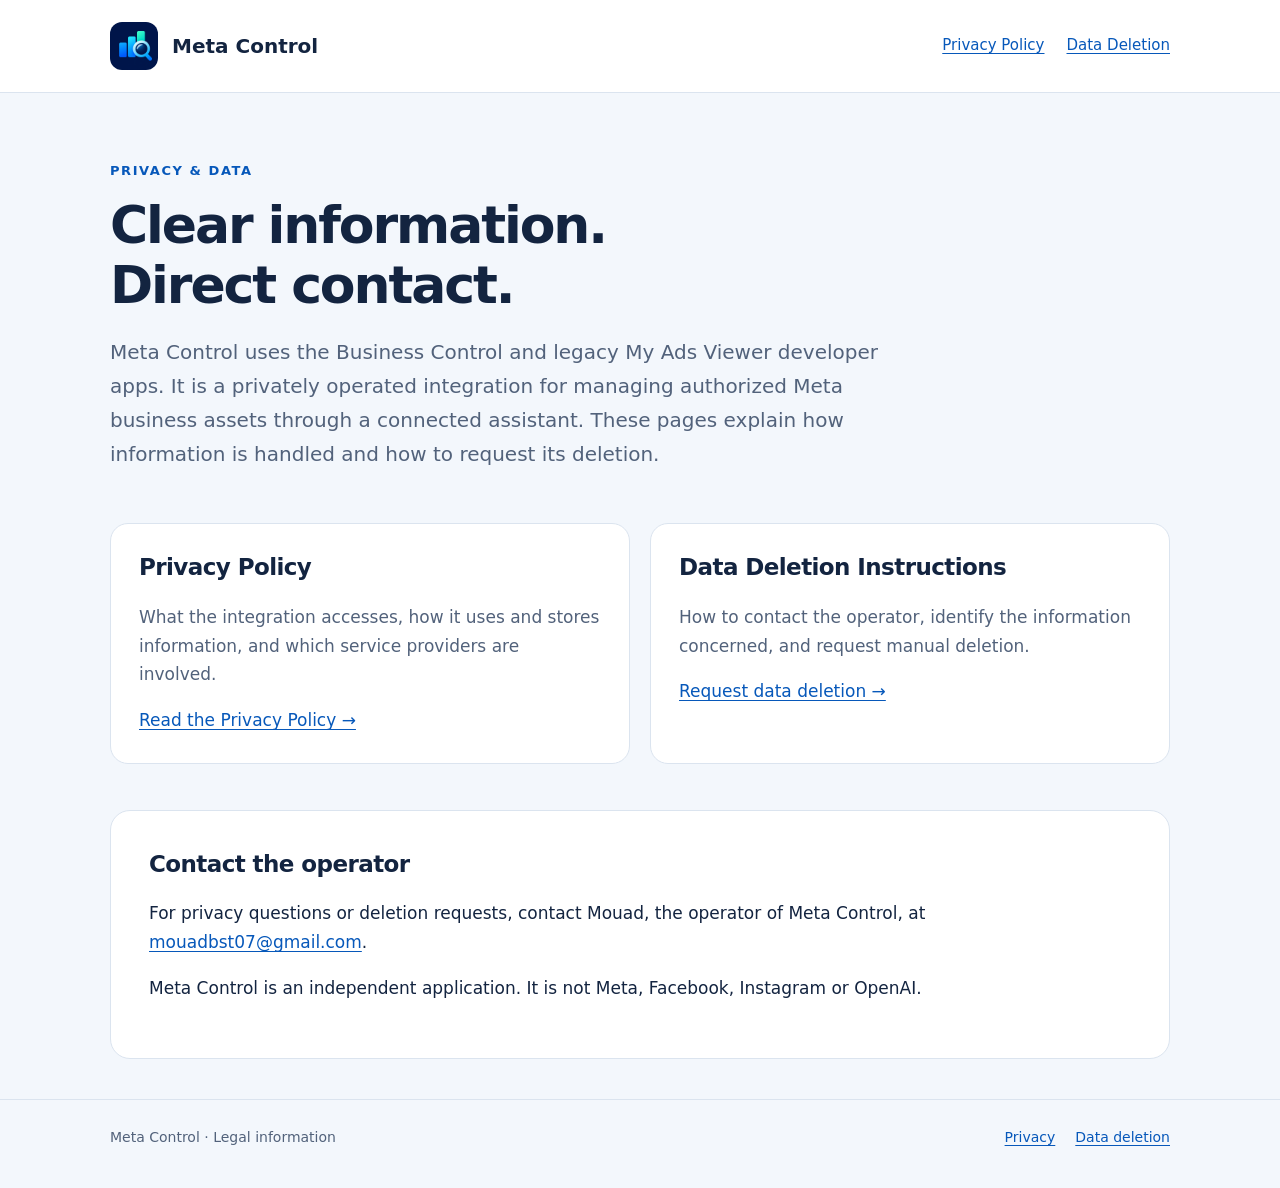
<file: docs/index.html>
<!doctype html><html lang="en"><head><meta charset="utf-8"><meta name="viewport" content="width=device-width,initial-scale=1"><title>Meta Control — Privacy &amp; Data</title><meta name="description" content="Privacy and data-deletion information for Meta Control, a privately operated Meta business-management integration."><link rel="stylesheet" href="assets/site.css"><link rel="icon" type="image/png" href="assets/my-ads-viewer-icon-1024.png"></head><body><a class="skip" href="#main">Skip to content</a><header><div class="wrap top"><a class="brand" href="./"><img src="assets/my-ads-viewer-icon-1024.png" alt="" width="48" height="48">Meta Control</a><nav aria-label="Main navigation"><a href="privacy/">Privacy Policy</a><a href="data-deletion/">Data Deletion</a></nav></div></header><main id="main" class="wrap"><div class="hero"><span class="eyebrow">Privacy &amp; data</span><h1>Clear information.<br>Direct contact.</h1><p class="intro">Meta Control uses the Business Control and legacy My Ads Viewer developer apps. It is a privately operated integration for managing authorized Meta business assets through a connected assistant. These pages explain how information is handled and how to request its deletion.</p></div><div class="cards"><article class="card"><h2>Privacy Policy</h2><p>What the integration accesses, how it uses and stores information, and which service providers are involved.</p><a href="privacy/">Read the Privacy Policy →</a></article><article class="card"><h2>Data Deletion Instructions</h2><p>How to contact the operator, identify the information concerned, and request manual deletion.</p><a href="data-deletion/">Request data deletion →</a></article></div><div class="content"><h2>Contact the operator</h2><p>For privacy questions or deletion requests, contact Mouad, the operator of Meta Control, at <a href="mailto:mouadbst07@gmail.com">mouadbst07@gmail.com</a>.</p><p>Meta Control is an independent application. It is not Meta, Facebook, Instagram or OpenAI.</p></div></main><footer><div class="wrap foot"><span>Meta Control · Legal information</span><nav aria-label="Footer"><a href="privacy/">Privacy</a><a href="data-deletion/">Data deletion</a></nav></div></footer></body></html>
</file>
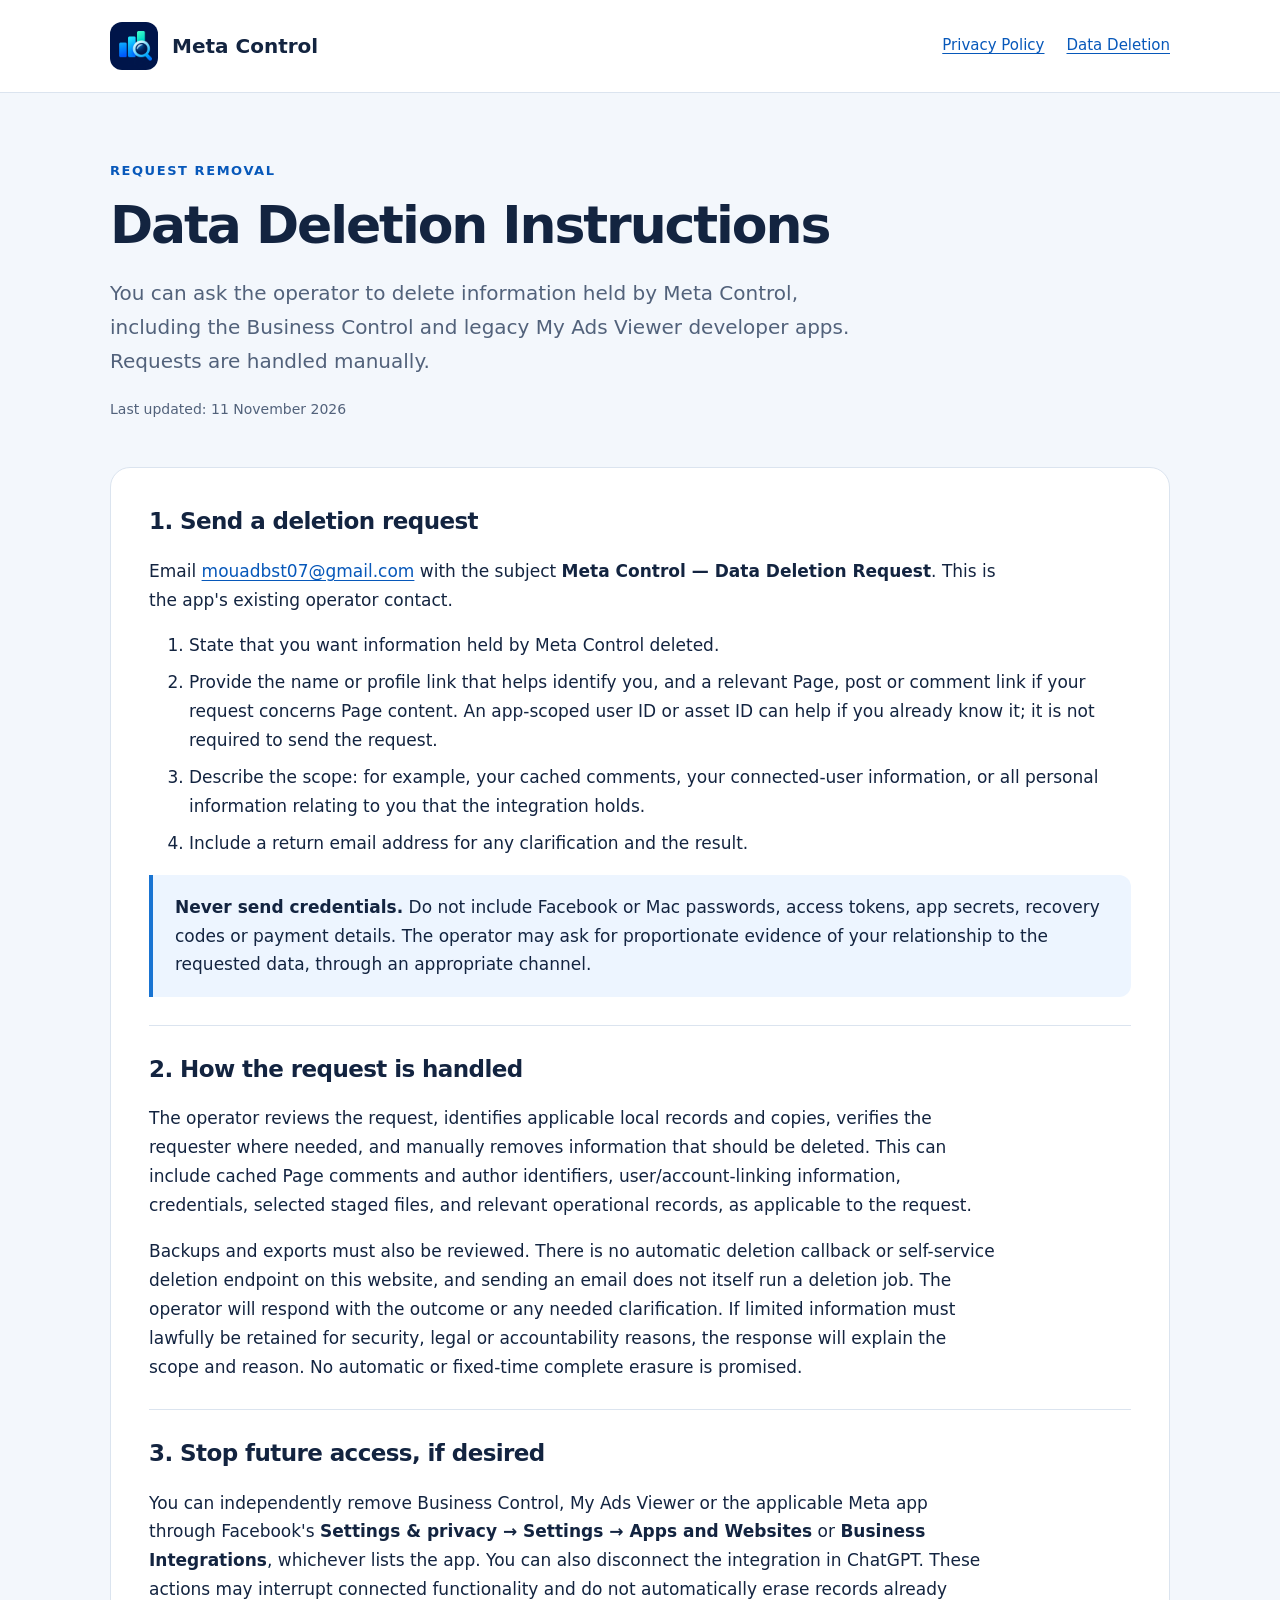
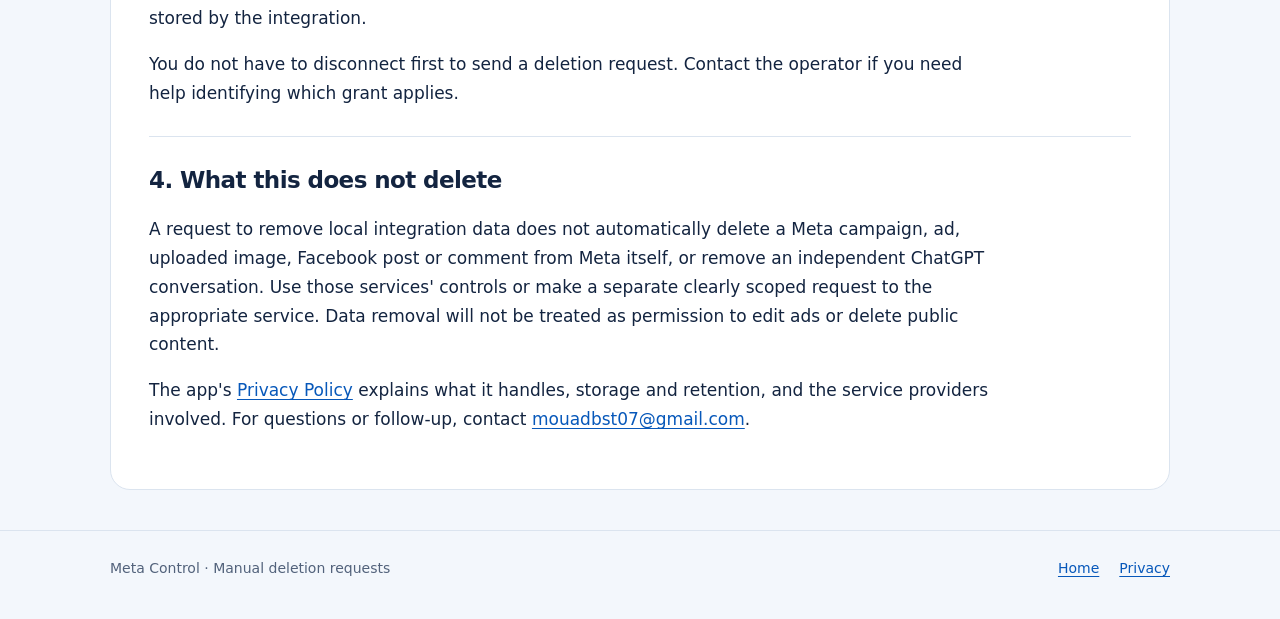
<file: docs/data-deletion/index.html>
<!doctype html><html lang="en"><head><meta charset="utf-8"><meta name="viewport" content="width=device-width,initial-scale=1"><title>Data Deletion Instructions — Meta Control</title><meta name="description" content="Request manual deletion of information held by the Meta Control integration. Contact details and the steps to identify your request."><link rel="stylesheet" href="../assets/site.css"><link rel="icon" type="image/png" href="../assets/my-ads-viewer-icon-1024.png"></head><body><a class="skip" href="#main">Skip to content</a><header><div class="wrap top"><a class="brand" href="../"><img src="../assets/my-ads-viewer-icon-1024.png" alt="" width="48" height="48">Meta Control</a><nav aria-label="Main navigation"><a href="../privacy/">Privacy Policy</a><a href="./" aria-current="page">Data Deletion</a></nav></div></header><main id="main" class="wrap"><div class="hero"><span class="eyebrow">Request removal</span><h1>Data Deletion Instructions</h1><p class="intro">You can ask the operator to delete information held by Meta Control, including the Business Control and legacy My Ads Viewer developer apps. Requests are handled manually.</p><p class="date">Last updated: 11 November 2026</p></div><article class="content"><section><h2>1. Send a deletion request</h2><p>Email <a href="mailto:mouadbst07@gmail.com?subject=Meta%20Control%20-%20Data%20Deletion%20Request">mouadbst07@gmail.com</a> with the subject <strong>Meta Control — Data Deletion Request</strong>. This is the app's existing operator contact.</p><ol><li>State that you want information held by Meta Control deleted.</li><li>Provide the name or profile link that helps identify you, and a relevant Page, post or comment link if your request concerns Page content. An app-scoped user ID or asset ID can help if you already know it; it is not required to send the request.</li><li>Describe the scope: for example, your cached comments, your connected-user information, or all personal information relating to you that the integration holds.</li><li>Include a return email address for any clarification and the result.</li></ol><div class="note"><strong>Never send credentials.</strong> Do not include Facebook or Mac passwords, access tokens, app secrets, recovery codes or payment details. The operator may ask for proportionate evidence of your relationship to the requested data, through an appropriate channel.</div></section><section><h2>2. How the request is handled</h2><p>The operator reviews the request, identifies applicable local records and copies, verifies the requester where needed, and manually removes information that should be deleted. This can include cached Page comments and author identifiers, user/account-linking information, credentials, selected staged files, and relevant operational records, as applicable to the request.</p><p>Backups and exports must also be reviewed. There is no automatic deletion callback or self-service deletion endpoint on this website, and sending an email does not itself run a deletion job. The operator will respond with the outcome or any needed clarification. If limited information must lawfully be retained for security, legal or accountability reasons, the response will explain the scope and reason. No automatic or fixed-time complete erasure is promised.</p></section><section><h2>3. Stop future access, if desired</h2><p>You can independently remove Business Control, My Ads Viewer or the applicable Meta app through Facebook's <strong>Settings &amp; privacy → Settings → Apps and Websites</strong> or <strong>Business Integrations</strong>, whichever lists the app. You can also disconnect the integration in ChatGPT. These actions may interrupt connected functionality and do not automatically erase records already stored by the integration.</p><p>You do not have to disconnect first to send a deletion request. Contact the operator if you need help identifying which grant applies.</p></section><section><h2>4. What this does not delete</h2><p>A request to remove local integration data does not automatically delete a Meta campaign, ad, uploaded image, Facebook post or comment from Meta itself, or remove an independent ChatGPT conversation. Use those services' controls or make a separate clearly scoped request to the appropriate service. Data removal will not be treated as permission to edit ads or delete public content.</p><p>The app's <a href="../privacy/">Privacy Policy</a> explains what it handles, storage and retention, and the service providers involved. For questions or follow-up, contact <a href="mailto:mouadbst07@gmail.com">mouadbst07@gmail.com</a>.</p></section></article></main><footer><div class="wrap foot"><span>Meta Control · Manual deletion requests</span><nav aria-label="Footer"><a href="../">Home</a><a href="../privacy/">Privacy</a></nav></div></footer></body></html>
</file>
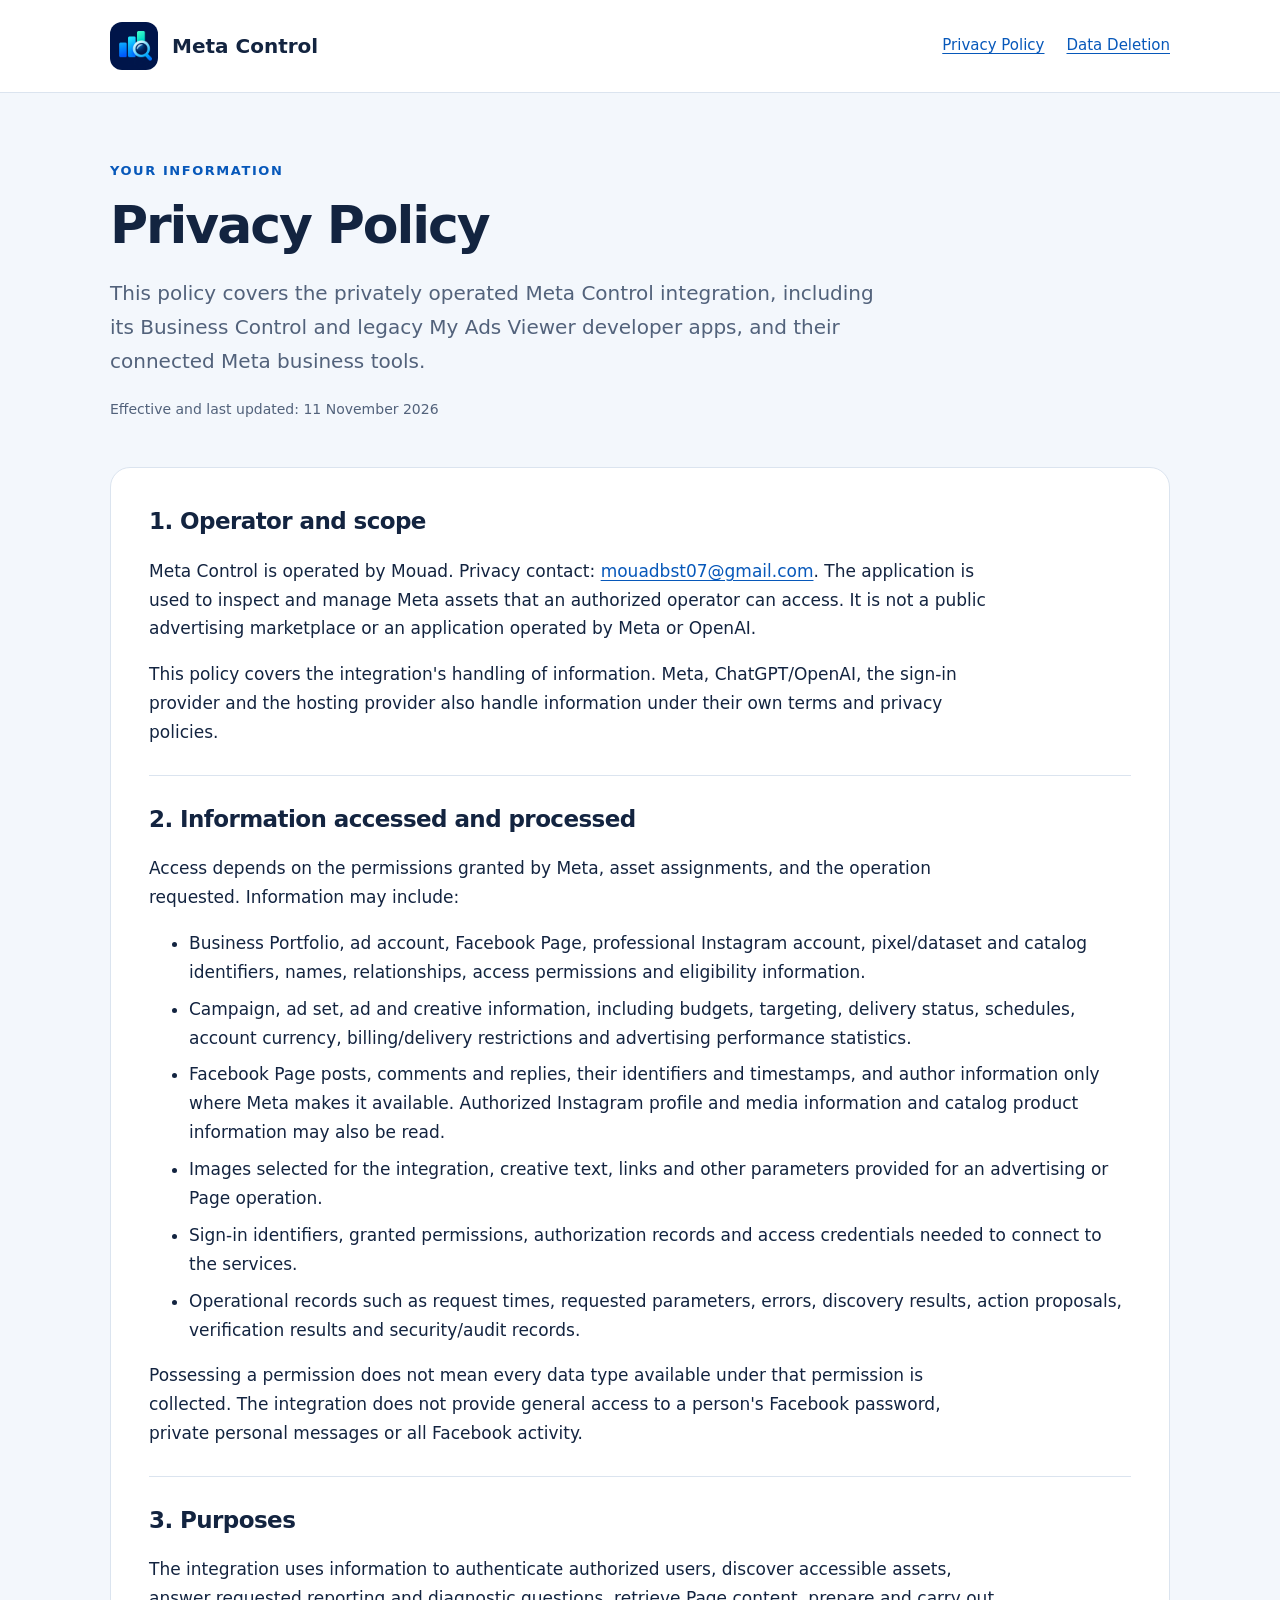
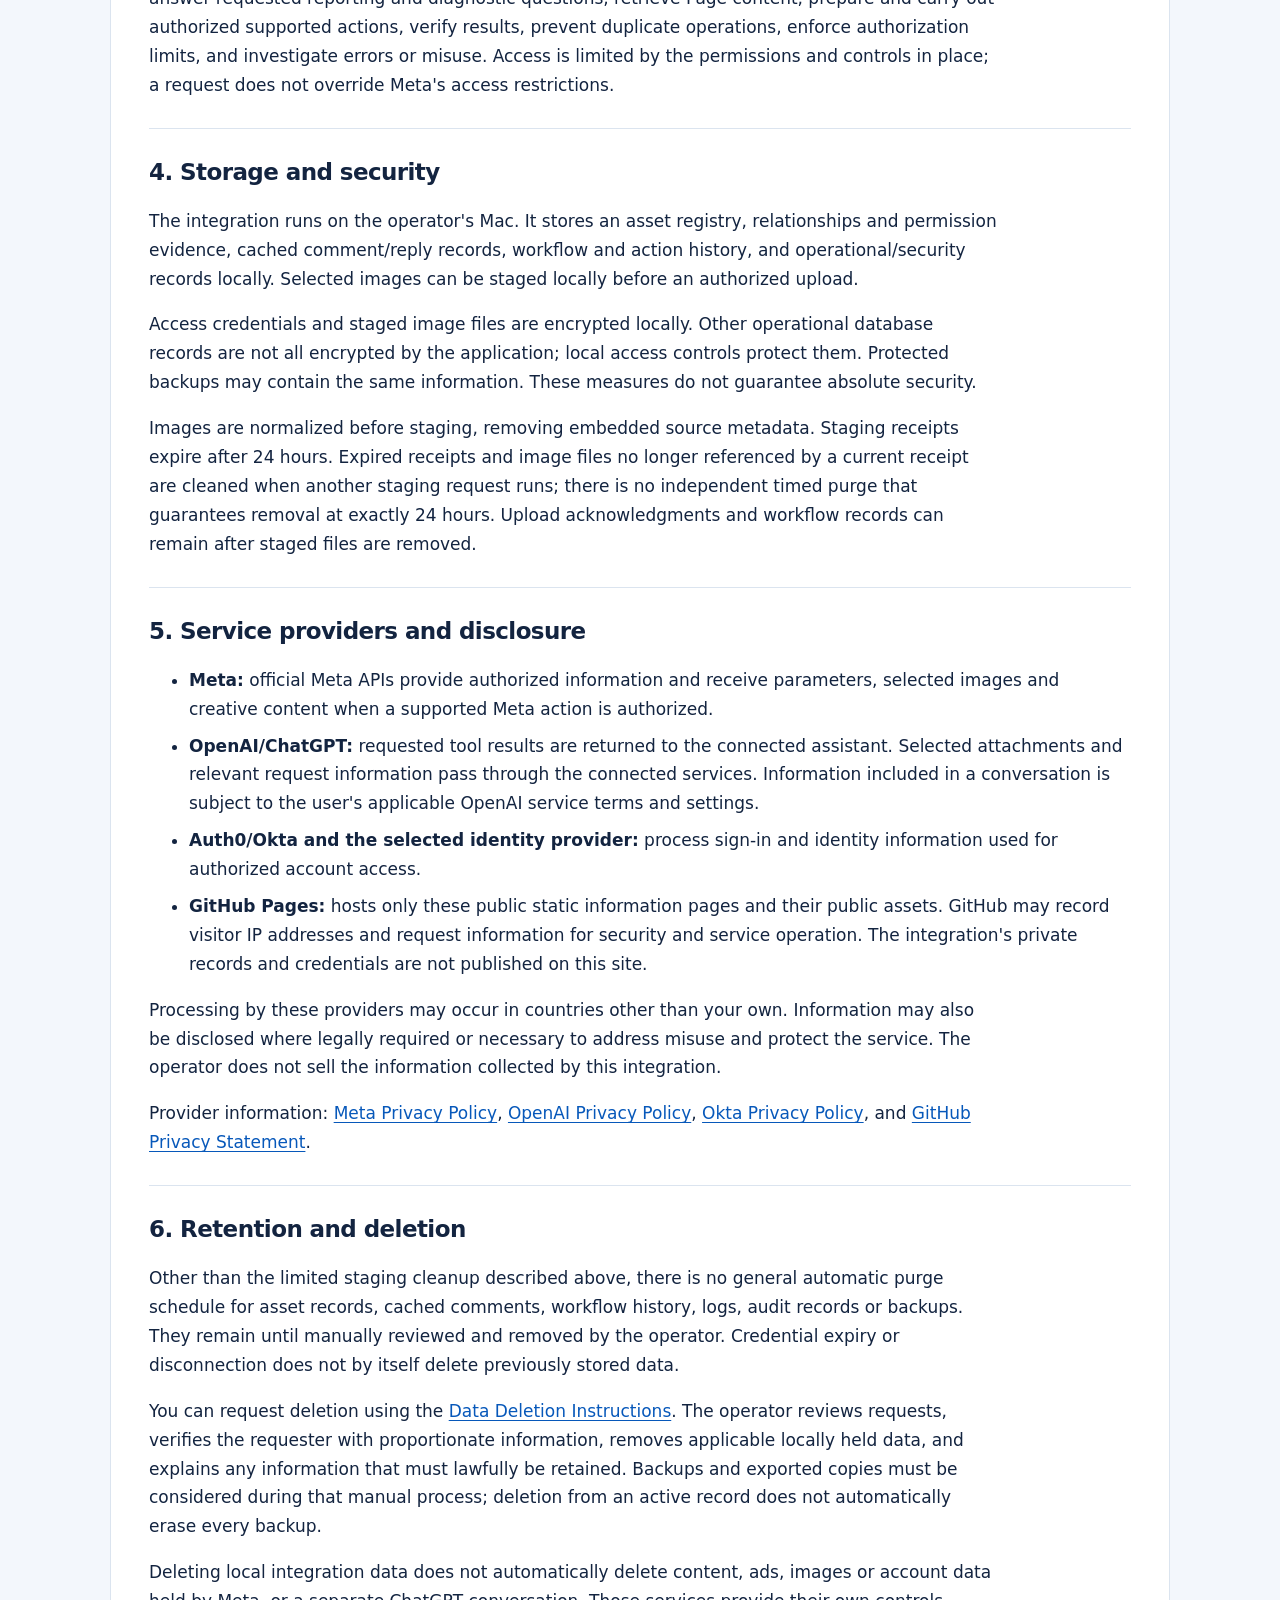
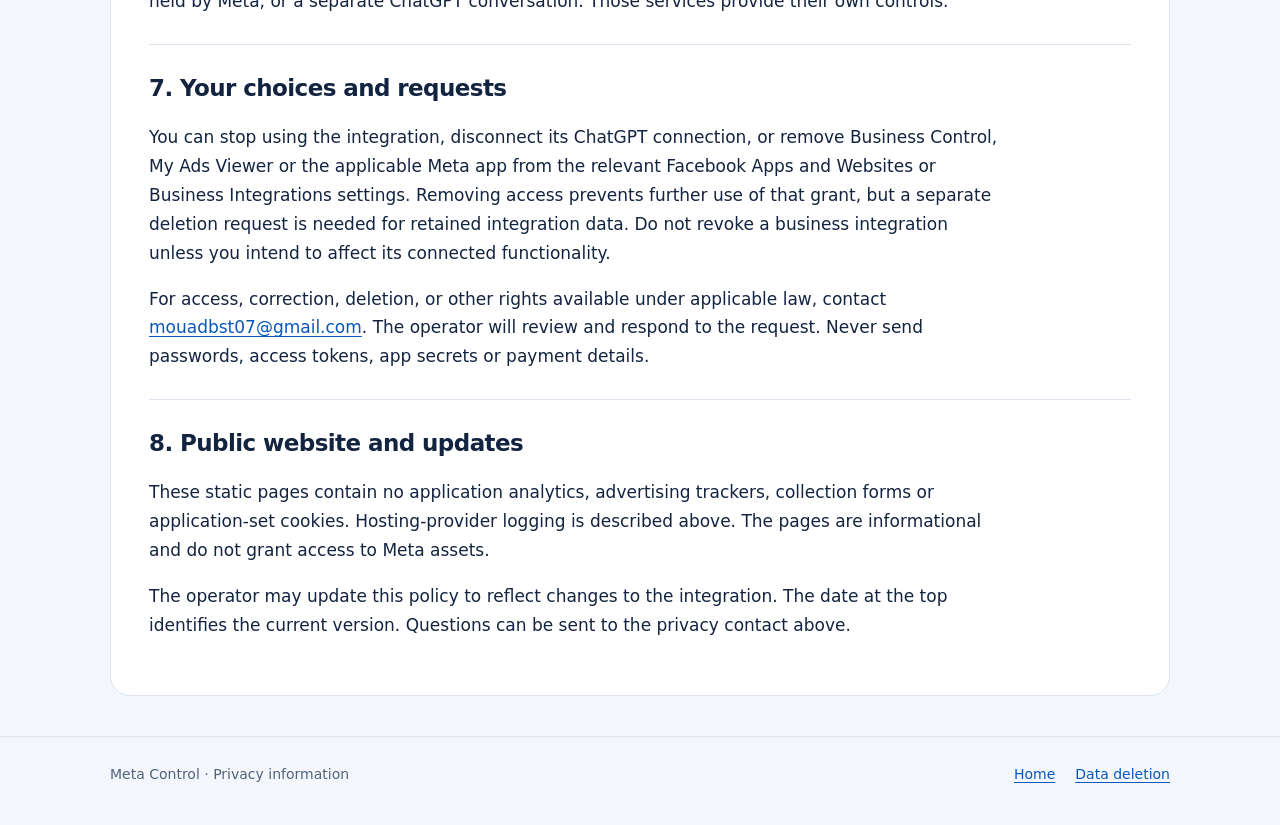
<file: docs/privacy/index.html>
<!doctype html><html lang="en"><head><meta charset="utf-8"><meta name="viewport" content="width=device-width,initial-scale=1"><title>Privacy Policy — Meta Control</title><meta name="description" content="How Meta Control accesses, uses, stores and shares authorized Meta data, and how to contact its operator."><link rel="stylesheet" href="../assets/site.css"><link rel="icon" type="image/png" href="../assets/my-ads-viewer-icon-1024.png"></head><body><a class="skip" href="#main">Skip to content</a><header><div class="wrap top"><a class="brand" href="../"><img src="../assets/my-ads-viewer-icon-1024.png" alt="" width="48" height="48">Meta Control</a><nav aria-label="Main navigation"><a href="./" aria-current="page">Privacy Policy</a><a href="../data-deletion/">Data Deletion</a></nav></div></header><main id="main" class="wrap"><div class="hero"><span class="eyebrow">Your information</span><h1>Privacy Policy</h1><p class="intro">This policy covers the privately operated Meta Control integration, including its Business Control and legacy My Ads Viewer developer apps, and their connected Meta business tools.</p><p class="date">Effective and last updated: 11 November 2026</p></div><article class="content"><section><h2>1. Operator and scope</h2><p>Meta Control is operated by Mouad. Privacy contact: <a href="mailto:mouadbst07@gmail.com">mouadbst07@gmail.com</a>. The application is used to inspect and manage Meta assets that an authorized operator can access. It is not a public advertising marketplace or an application operated by Meta or OpenAI.</p><p>This policy covers the integration's handling of information. Meta, ChatGPT/OpenAI, the sign-in provider and the hosting provider also handle information under their own terms and privacy policies.</p></section><section><h2>2. Information accessed and processed</h2><p>Access depends on the permissions granted by Meta, asset assignments, and the operation requested. Information may include:</p><ul><li>Business Portfolio, ad account, Facebook Page, professional Instagram account, pixel/dataset and catalog identifiers, names, relationships, access permissions and eligibility information.</li><li>Campaign, ad set, ad and creative information, including budgets, targeting, delivery status, schedules, account currency, billing/delivery restrictions and advertising performance statistics.</li><li>Facebook Page posts, comments and replies, their identifiers and timestamps, and author information only where Meta makes it available. Authorized Instagram profile and media information and catalog product information may also be read.</li><li>Images selected for the integration, creative text, links and other parameters provided for an advertising or Page operation.</li><li>Sign-in identifiers, granted permissions, authorization records and access credentials needed to connect to the services.</li><li>Operational records such as request times, requested parameters, errors, discovery results, action proposals, verification results and security/audit records.</li></ul><p>Possessing a permission does not mean every data type available under that permission is collected. The integration does not provide general access to a person's Facebook password, private personal messages or all Facebook activity.</p></section><section><h2>3. Purposes</h2><p>The integration uses information to authenticate authorized users, discover accessible assets, answer requested reporting and diagnostic questions, retrieve Page content, prepare and carry out authorized supported actions, verify results, prevent duplicate operations, enforce authorization limits, and investigate errors or misuse. Access is limited by the permissions and controls in place; a request does not override Meta's access restrictions.</p></section><section><h2>4. Storage and security</h2><p>The integration runs on the operator's Mac. It stores an asset registry, relationships and permission evidence, cached comment/reply records, workflow and action history, and operational/security records locally. Selected images can be staged locally before an authorized upload.</p><p>Access credentials and staged image files are encrypted locally. Other operational database records are not all encrypted by the application; local access controls protect them. Protected backups may contain the same information. These measures do not guarantee absolute security.</p><p>Images are normalized before staging, removing embedded source metadata. Staging receipts expire after 24 hours. Expired receipts and image files no longer referenced by a current receipt are cleaned when another staging request runs; there is no independent timed purge that guarantees removal at exactly 24 hours. Upload acknowledgments and workflow records can remain after staged files are removed.</p></section><section><h2>5. Service providers and disclosure</h2><ul><li><strong>Meta:</strong> official Meta APIs provide authorized information and receive parameters, selected images and creative content when a supported Meta action is authorized.</li><li><strong>OpenAI/ChatGPT:</strong> requested tool results are returned to the connected assistant. Selected attachments and relevant request information pass through the connected services. Information included in a conversation is subject to the user's applicable OpenAI service terms and settings.</li><li><strong>Auth0/Okta and the selected identity provider:</strong> process sign-in and identity information used for authorized account access.</li><li><strong>GitHub Pages:</strong> hosts only these public static information pages and their public assets. GitHub may record visitor IP addresses and request information for security and service operation. The integration's private records and credentials are not published on this site.</li></ul><p>Processing by these providers may occur in countries other than your own. Information may also be disclosed where legally required or necessary to address misuse and protect the service. The operator does not sell the information collected by this integration.</p><p>Provider information: <a href="https://www.facebook.com/privacy/policy/">Meta Privacy Policy</a>, <a href="https://openai.com/policies/privacy-policy/">OpenAI Privacy Policy</a>, <a href="https://www.okta.com/privacy-policy/">Okta Privacy Policy</a>, and <a href="https://docs.github.com/en/site-policy/privacy-policies/github-general-privacy-statement">GitHub Privacy Statement</a>.</p></section><section><h2>6. Retention and deletion</h2><p>Other than the limited staging cleanup described above, there is no general automatic purge schedule for asset records, cached comments, workflow history, logs, audit records or backups. They remain until manually reviewed and removed by the operator. Credential expiry or disconnection does not by itself delete previously stored data.</p><p>You can request deletion using the <a href="../data-deletion/">Data Deletion Instructions</a>. The operator reviews requests, verifies the requester with proportionate information, removes applicable locally held data, and explains any information that must lawfully be retained. Backups and exported copies must be considered during that manual process; deletion from an active record does not automatically erase every backup.</p><p>Deleting local integration data does not automatically delete content, ads, images or account data held by Meta, or a separate ChatGPT conversation. Those services provide their own controls.</p></section><section><h2>7. Your choices and requests</h2><p>You can stop using the integration, disconnect its ChatGPT connection, or remove Business Control, My Ads Viewer or the applicable Meta app from the relevant Facebook Apps and Websites or Business Integrations settings. Removing access prevents further use of that grant, but a separate deletion request is needed for retained integration data. Do not revoke a business integration unless you intend to affect its connected functionality.</p><p>For access, correction, deletion, or other rights available under applicable law, contact <a href="mailto:mouadbst07@gmail.com">mouadbst07@gmail.com</a>. The operator will review and respond to the request. Never send passwords, access tokens, app secrets or payment details.</p></section><section><h2>8. Public website and updates</h2><p>These static pages contain no application analytics, advertising trackers, collection forms or application-set cookies. Hosting-provider logging is described above. The pages are informational and do not grant access to Meta assets.</p><p>The operator may update this policy to reflect changes to the integration. The date at the top identifies the current version. Questions can be sent to the privacy contact above.</p></section></article></main><footer><div class="wrap foot"><span>Meta Control · Privacy information</span><nav aria-label="Footer"><a href="../">Home</a><a href="../data-deletion/">Data deletion</a></nav></div></footer></body></html>
</file>
<file: docs/assets/site.css>
:root{color-scheme:light;--ink:#132440;--muted:#52627b;--line:#dbe4ef;--blue:#0758ba;--paper:#fff;--bg:#f3f7fc}*{box-sizing:border-box}html{scroll-behavior:smooth}body{margin:0;background:var(--bg);color:var(--ink);font:17px/1.7 system-ui,-apple-system,BlinkMacSystemFont,"Segoe UI",sans-serif}a{color:var(--blue);text-underline-offset:.2em}a:hover{text-decoration-thickness:2px}a:focus-visible{outline:3px solid #167aff;outline-offset:5px;border-radius:2px}.skip{position:absolute;left:1rem;top:-5rem;background:#fff;padding:.6rem}.skip:focus{top:1rem}.wrap{width:min(1060px,calc(100% - 40px));margin:auto}header{background:#fff;border-bottom:1px solid var(--line)}.top{display:flex;align-items:center;justify-content:space-between;gap:24px;padding:22px 0}.brand{display:flex;align-items:center;gap:14px;text-decoration:none;color:var(--ink);font-size:20px;font-weight:750}.brand img{width:48px;height:48px;border-radius:12px}.top nav{display:flex;gap:22px;flex-wrap:wrap;font-size:15px}.hero{padding:62px 0 32px}.eyebrow{color:var(--blue);font-weight:750;font-size:13px;text-transform:uppercase;letter-spacing:.12em}h1{font-size:clamp(32px,5vw,52px);line-height:1.15;letter-spacing:-.04em;margin:12px 0 20px}h2{font-size:23px;line-height:1.35;letter-spacing:-.025em;margin-top:0}h3{font-size:18px}.intro{font-size:20px;max-width:770px;color:var(--muted)}.date{font-size:14px;color:var(--muted)}.content{background:#fff;border:1px solid var(--line);border-radius:20px;padding:38px;margin:0 0 40px;overflow-wrap:anywhere}.content section+section{border-top:1px solid var(--line);padding-top:28px;margin-top:28px}.content p{max-width:850px}li+li{margin-top:8px}.note{background:#edf5ff;border-left:4px solid #1974d2;padding:18px 22px;border-radius:0 12px 12px 0}.cards{display:grid;grid-template-columns:1fr 1fr;gap:20px;margin-bottom:46px}.card{background:#fff;border:1px solid var(--line);border-radius:18px;padding:28px}.card p{color:var(--muted)}footer{border-top:1px solid var(--line);padding:26px 0 38px;color:var(--muted);font-size:14px}.foot{display:flex;justify-content:space-between;gap:20px;flex-wrap:wrap}.foot nav{display:flex;gap:20px}@media(max-width:640px){.wrap{width:calc(100% - 28px)}.top{align-items:flex-start;flex-direction:column;gap:14px}.hero{padding-top:36px}.content{padding:23px;border-radius:15px}.intro{font-size:18px}.cards{grid-template-columns:1fr}.brand{font-size:18px}.top nav{gap:18px}h2{font-size:21px}}
</file>
